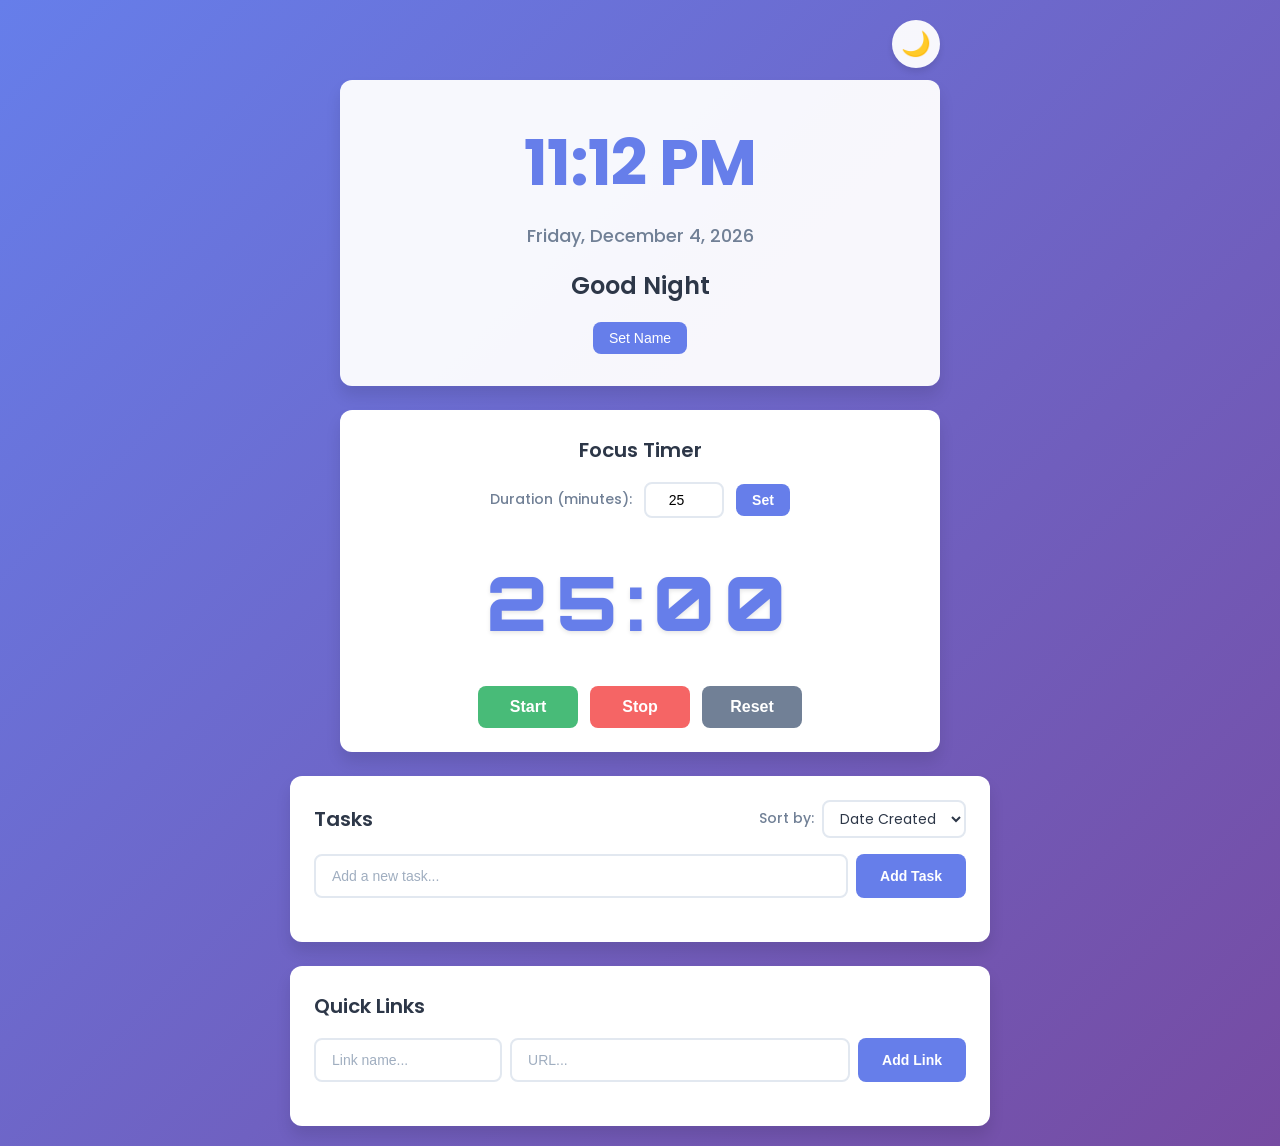
<file: index.html>
<!DOCTYPE html>
<html lang="en">
<head>
  <meta charset="UTF-8">
  <meta name="viewport" content="width=device-width, initial-scale=1.0">
  <meta name="description" content="A simple productivity dashboard with timer, tasks, and quick links">
  <title>Productivity Dashboard</title>
  <link rel="preconnect" href="https://fonts.googleapis.com">
  <link rel="preconnect" href="https://fonts.gstatic.com" crossorigin>
  <link href="https://fonts.googleapis.com/css2?family=Poppins:wght@300;400;500;600;700&family=Orbitron:wght@700;900&display=swap" rel="stylesheet">
  <link rel="stylesheet" href="css/styles.css">
</head>
<body>
  <!-- Settings Bar -->
  <div class="settings-bar">
    <button id="theme-toggle" class="theme-toggle" aria-label="Toggle theme">
      <span class="theme-icon">🌙</span>
    </button>
  </div>

  <!-- Greeting Module -->
  <section class="greeting-section">
    <div id="time-display"></div>
    <div id="date-display"></div>
    <div id="greeting-text"></div>
    <button id="name-edit-btn" class="name-edit-btn">Set Name</button>
  </section>

  <!-- Focus Timer -->
  <section class="timer-section">
    <h2>Focus Timer</h2>
    <div class="timer-settings">
      <label for="timer-duration">Duration (minutes):</label>
      <input type="number" id="timer-duration" min="1" max="120" value="25">
      <button id="timer-set-duration">Set</button>
    </div>
    <div id="timer-display">25:00</div>
    <div class="timer-controls">
      <button id="timer-start">Start</button>
      <button id="timer-stop">Stop</button>
      <button id="timer-reset">Reset</button>
    </div>
  </section>

  <!-- Task List -->
  <section class="tasks-section">
    <div class="tasks-header">
      <h2>Tasks</h2>
      <div class="task-sort-controls">
        <label for="task-sort">Sort by:</label>
        <select id="task-sort">
          <option value="created">Date Created</option>
          <option value="alphabetical">A-Z</option>
          <option value="completed">Completed</option>
        </select>
      </div>
    </div>
    <form id="task-form">
      <input 
        type="text" 
        id="task-input" 
        placeholder="Add a new task..." 
        autocomplete="off"
      >
      <button type="submit">Add Task</button>
    </form>
    <div id="task-list"></div>
  </section>

  <!-- Quick Links Panel -->
  <section class="links-section">
    <h2>Quick Links</h2>
    <form id="link-form">
      <input 
        type="text" 
        id="link-name-input" 
        placeholder="Link name..." 
        autocomplete="off"
      >
      <input 
        type="text" 
        id="link-url-input" 
        placeholder="URL..." 
        autocomplete="off"
      >
      <button type="submit">Add Link</button>
    </form>
    <div id="links-container"></div>
  </section>

  <script src="js/app.js"></script>
</body>
</html>
</file>
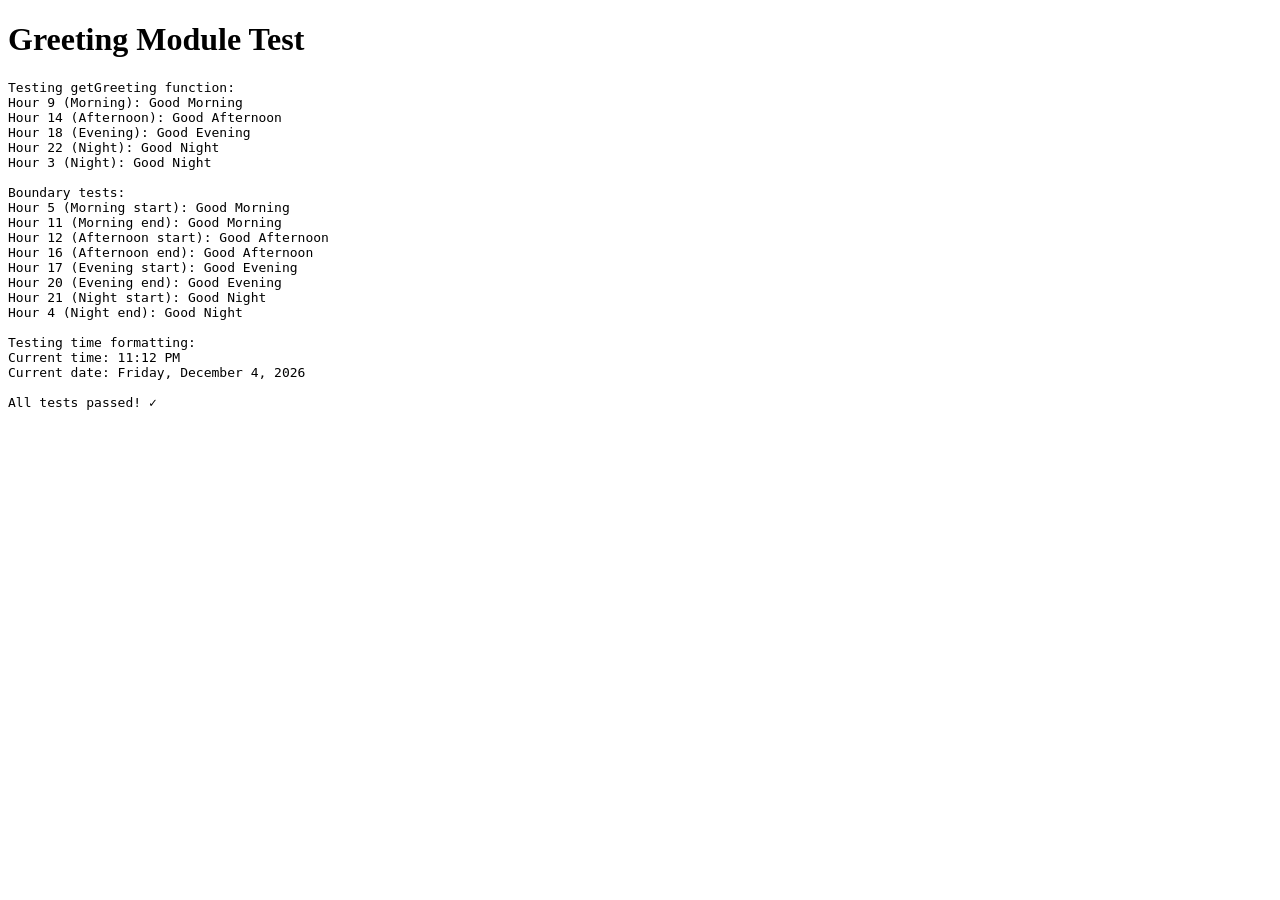
<file: test-greeting.html>
<!DOCTYPE html>
<html lang="en">
<head>
  <meta charset="UTF-8">
  <title>Greeting Module Test</title>
</head>
<body>
  <h1>Greeting Module Test</h1>
  <div id="results"></div>
  
  <script>
    // Copy the getGreeting function
    function getGreeting(hour) {
      if (hour >= 5 && hour <= 11) {
        return 'Good Morning';
      } else if (hour >= 12 && hour <= 16) {
        return 'Good Afternoon';
      } else if (hour >= 17 && hour <= 20) {
        return 'Good Evening';
      } else {
        return 'Good Night';
      }
    }
    
    // Run tests
    const results = [];
    
    // Test various hours
    results.push('Testing getGreeting function:');
    results.push('Hour 9 (Morning): ' + getGreeting(9));
    results.push('Hour 14 (Afternoon): ' + getGreeting(14));
    results.push('Hour 18 (Evening): ' + getGreeting(18));
    results.push('Hour 22 (Night): ' + getGreeting(22));
    results.push('Hour 3 (Night): ' + getGreeting(3));
    
    // Test boundary cases
    results.push('');
    results.push('Boundary tests:');
    results.push('Hour 5 (Morning start): ' + getGreeting(5));
    results.push('Hour 11 (Morning end): ' + getGreeting(11));
    results.push('Hour 12 (Afternoon start): ' + getGreeting(12));
    results.push('Hour 16 (Afternoon end): ' + getGreeting(16));
    results.push('Hour 17 (Evening start): ' + getGreeting(17));
    results.push('Hour 20 (Evening end): ' + getGreeting(20));
    results.push('Hour 21 (Night start): ' + getGreeting(21));
    results.push('Hour 4 (Night end): ' + getGreeting(4));
    
    // Test time formatting
    results.push('');
    results.push('Testing time formatting:');
    const now = new Date();
    let hours = now.getHours();
    const minutes = now.getMinutes();
    const ampm = hours >= 12 ? 'PM' : 'AM';
    hours = hours % 12;
    hours = hours ? hours : 12;
    const minutesStr = minutes < 10 ? '0' + minutes : minutes;
    const timeStr = hours + ':' + minutesStr + ' ' + ampm;
    results.push('Current time: ' + timeStr);
    
    // Test date formatting
    const days = ['Sunday', 'Monday', 'Tuesday', 'Wednesday', 'Thursday', 'Friday', 'Saturday'];
    const months = ['January', 'February', 'March', 'April', 'May', 'June', 
                    'July', 'August', 'September', 'October', 'November', 'December'];
    const dayName = days[now.getDay()];
    const monthName = months[now.getMonth()];
    const date = now.getDate();
    const year = now.getFullYear();
    const dateStr = dayName + ', ' + monthName + ' ' + date + ', ' + year;
    results.push('Current date: ' + dateStr);
    
    results.push('');
    results.push('All tests passed! ✓');
    
    // Display results
    document.getElementById('results').innerHTML = '<pre>' + results.join('\n') + '</pre>';
  </script>
</body>
</html>
</file>
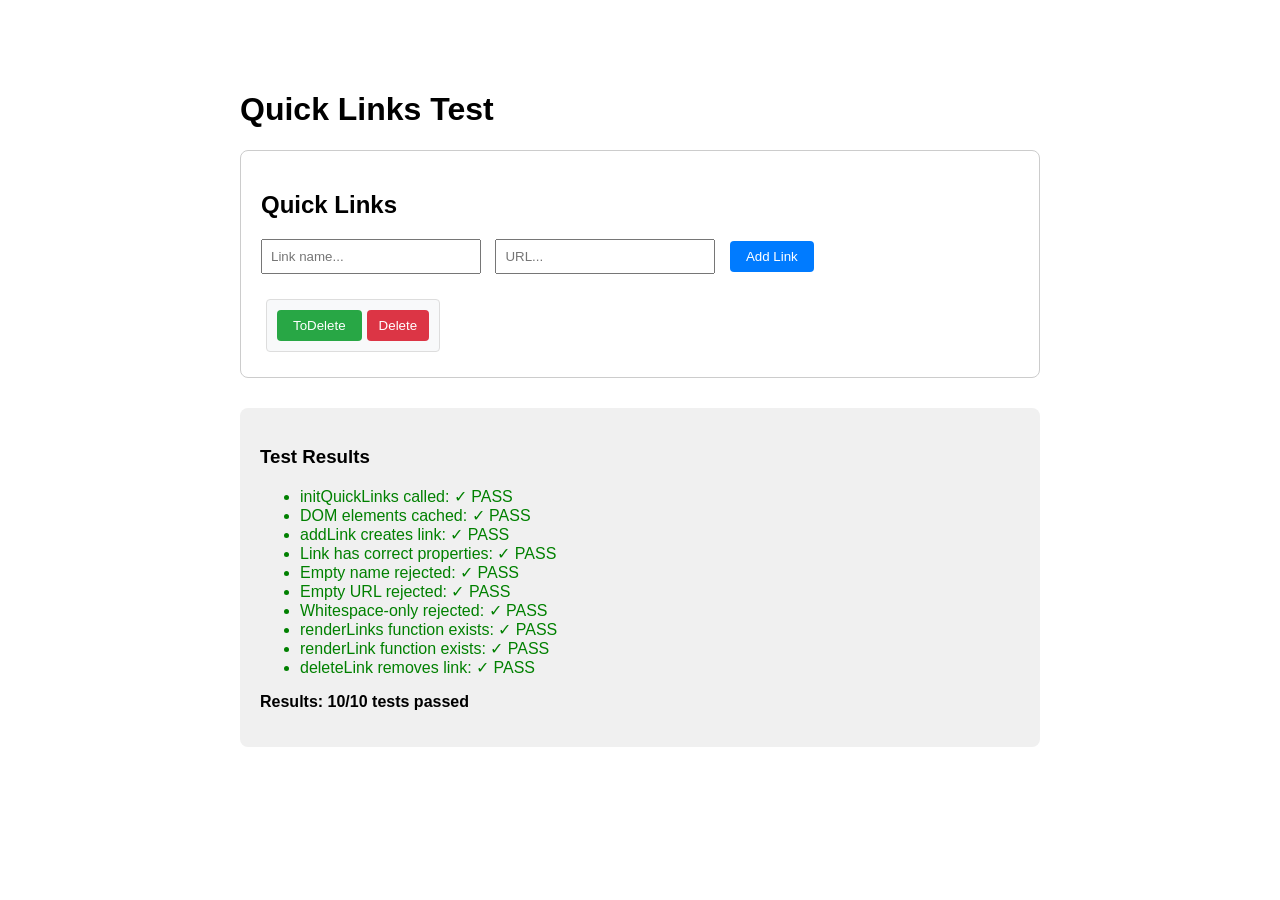
<file: test-quick-links.html>
<!DOCTYPE html>
<html lang="en">
<head>
  <meta charset="UTF-8">
  <meta name="viewport" content="width=device-width, initial-scale=1.0">
  <title>Quick Links Test</title>
  <style>
    body {
      font-family: Arial, sans-serif;
      max-width: 800px;
      margin: 50px auto;
      padding: 20px;
    }
    .links-section {
      border: 1px solid #ccc;
      padding: 20px;
      border-radius: 8px;
    }
    #link-form {
      margin-bottom: 20px;
    }
    #link-form input {
      padding: 8px;
      margin-right: 10px;
      width: 200px;
    }
    #link-form button {
      padding: 8px 16px;
      background: #007bff;
      color: white;
      border: none;
      border-radius: 4px;
      cursor: pointer;
    }
    .link-button {
      display: inline-block;
      margin: 5px;
      padding: 10px;
      border: 1px solid #ddd;
      border-radius: 4px;
      background: #f8f9fa;
    }
    .link-btn {
      padding: 8px 16px;
      background: #28a745;
      color: white;
      border: none;
      border-radius: 4px;
      cursor: pointer;
      margin-right: 5px;
    }
    .link-delete-btn {
      padding: 8px 12px;
      background: #dc3545;
      color: white;
      border: none;
      border-radius: 4px;
      cursor: pointer;
    }
    .test-results {
      margin-top: 30px;
      padding: 20px;
      background: #f0f0f0;
      border-radius: 8px;
    }
    .pass { color: green; }
    .fail { color: red; }
  </style>
</head>
<body>
  <h1>Quick Links Test</h1>
  
  <section class="links-section">
    <h2>Quick Links</h2>
    <form id="link-form">
      <input 
        type="text" 
        id="link-name-input" 
        placeholder="Link name..." 
        autocomplete="off"
      >
      <input 
        type="text" 
        id="link-url-input" 
        placeholder="URL..." 
        autocomplete="off"
      >
      <button type="submit">Add Link</button>
    </form>
    <div id="links-container"></div>
  </section>

  <div class="test-results">
    <h3>Test Results</h3>
    <div id="test-output"></div>
  </div>

  <script src="js/app.js"></script>
  <script>
    // Wait for initialization
    setTimeout(() => {
      const testOutput = document.getElementById('test-output');
      const results = [];

      // Test 1: Check if initQuickLinks was called
      results.push({
        name: 'initQuickLinks called',
        pass: typeof links !== 'undefined'
      });

      // Test 2: Check if DOM elements are cached
      results.push({
        name: 'DOM elements cached',
        pass: typeof linkNameInput !== 'undefined' && 
              typeof linkUrlInput !== 'undefined' &&
              typeof linkForm !== 'undefined' &&
              typeof linksContainer !== 'undefined'
      });

      // Test 3: Add a link programmatically
      const initialLength = links.length;
      const testLink = addLink('GitHub', 'https://github.com');
      results.push({
        name: 'addLink creates link',
        pass: testLink !== null && links.length === initialLength + 1
      });

      // Test 4: Verify link has correct properties
      results.push({
        name: 'Link has correct properties',
        pass: testLink && testLink.name === 'GitHub' && testLink.url === 'https://github.com'
      });

      // Test 5: Test empty name validation
      const emptyNameLink = addLink('', 'https://example.com');
      results.push({
        name: 'Empty name rejected',
        pass: emptyNameLink === null
      });

      // Test 6: Test empty URL validation
      const emptyUrlLink = addLink('Test', '');
      results.push({
        name: 'Empty URL rejected',
        pass: emptyUrlLink === null
      });

      // Test 7: Test whitespace-only validation
      const whitespaceLink = addLink('   ', '   ');
      results.push({
        name: 'Whitespace-only rejected',
        pass: whitespaceLink === null
      });

      // Test 8: Verify renderLinks function exists
      results.push({
        name: 'renderLinks function exists',
        pass: typeof renderLinks === 'function'
      });

      // Test 9: Verify renderLink function exists
      results.push({
        name: 'renderLink function exists',
        pass: typeof renderLink === 'function'
      });

      // Test 10: Test deleteLink
      const linkToDelete = addLink('ToDelete', 'https://delete.com');
      const lengthBeforeDelete = links.length;
      const deleted = deleteLink(linkToDelete.id);
      results.push({
        name: 'deleteLink removes link',
        pass: deleted && links.length === lengthBeforeDelete - 1
      });

      // Render results
      let html = '<ul>';
      results.forEach(result => {
        const className = result.pass ? 'pass' : 'fail';
        const status = result.pass ? '✓ PASS' : '✗ FAIL';
        html += `<li class="${className}">${result.name}: ${status}</li>`;
      });
      html += '</ul>';

      const passCount = results.filter(r => r.pass).length;
      html += `<p><strong>Results: ${passCount}/${results.length} tests passed</strong></p>`;

      testOutput.innerHTML = html;

      // Re-render to show the test link
      renderLinks(links);
    }, 500);
  </script>
</body>
</html>
</file>
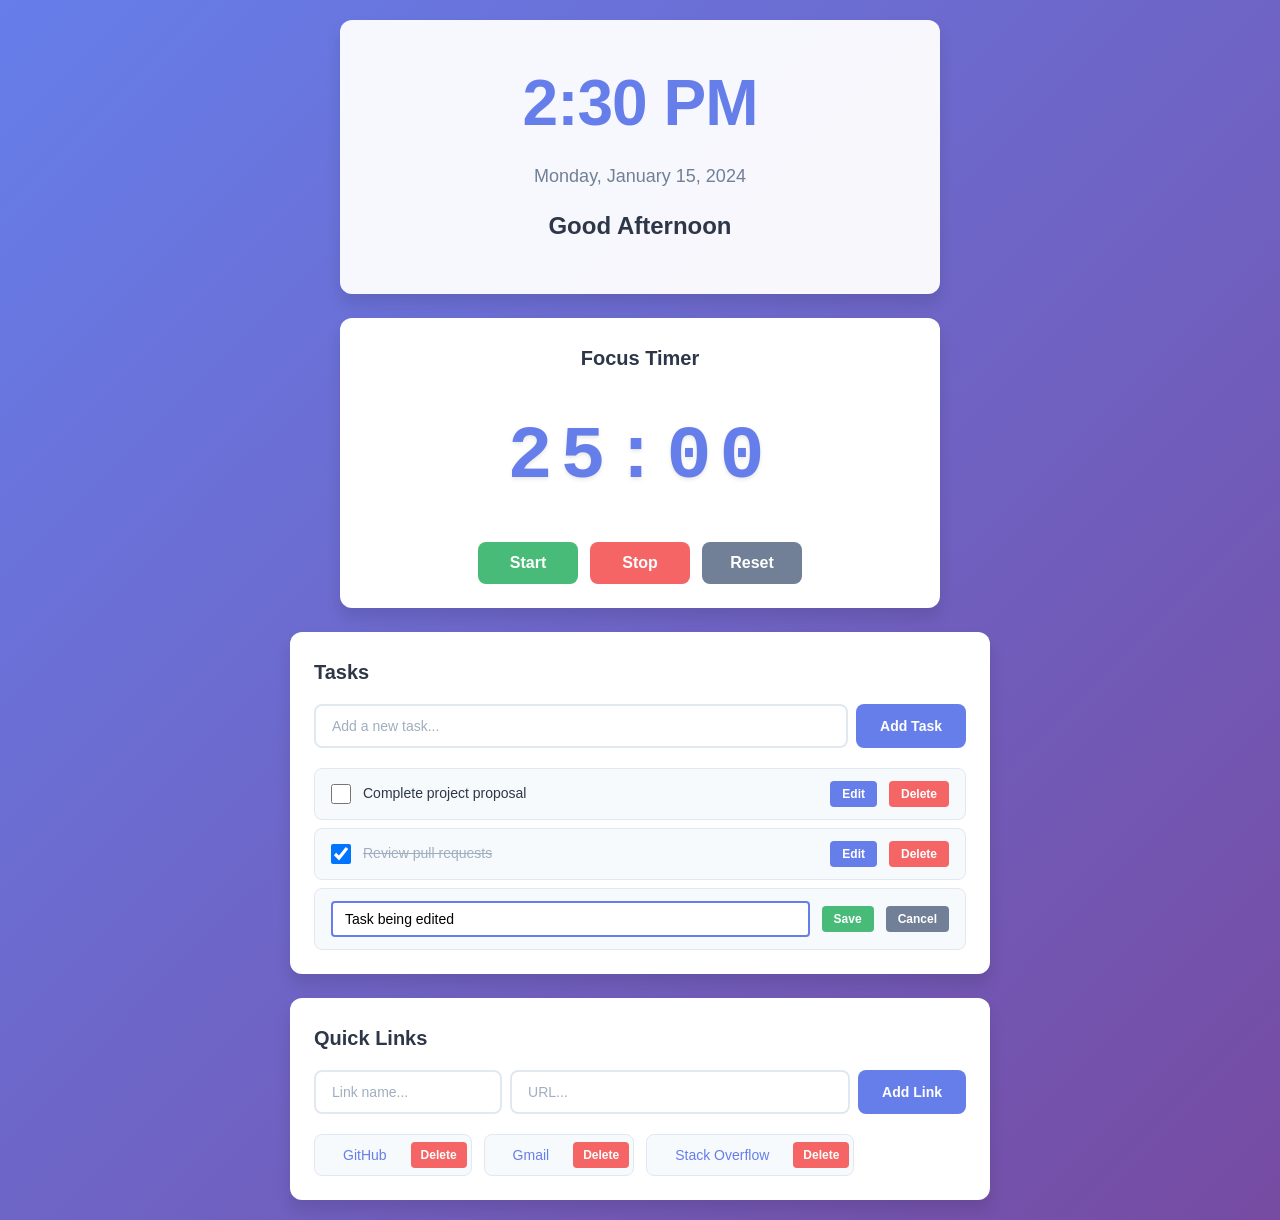
<file: test-styling.html>
<!DOCTYPE html>
<html lang="en">
<head>
  <meta charset="UTF-8">
  <meta name="viewport" content="width=device-width, initial-scale=1.0">
  <title>CSS Styling Test - Productivity Dashboard</title>
  <link rel="stylesheet" href="css/styles.css">
</head>
<body>
  <!-- Greeting Module -->
  <section class="greeting-section">
    <div id="time-display">2:30 PM</div>
    <div id="date-display">Monday, January 15, 2024</div>
    <div id="greeting-text">Good Afternoon</div>
  </section>

  <!-- Focus Timer -->
  <section class="timer-section">
    <h2>Focus Timer</h2>
    <div id="timer-display">25:00</div>
    <div class="timer-controls">
      <button id="timer-start">Start</button>
      <button id="timer-stop">Stop</button>
      <button id="timer-reset">Reset</button>
    </div>
  </section>

  <!-- Task List -->
  <section class="tasks-section">
    <h2>Tasks</h2>
    <form id="task-form">
      <input 
        type="text" 
        id="task-input" 
        placeholder="Add a new task..." 
        value=""
      >
      <button type="submit">Add Task</button>
    </form>
    <div id="task-list">
      <!-- Sample task items -->
      <div class="task-item">
        <input type="checkbox" class="task-checkbox">
        <span class="task-text">Complete project proposal</span>
        <button class="task-edit-btn">Edit</button>
        <button class="task-delete-btn">Delete</button>
      </div>
      <div class="task-item">
        <input type="checkbox" class="task-checkbox" checked>
        <span class="task-text" style="text-decoration: line-through; color: #a0aec0;">Review pull requests</span>
        <button class="task-edit-btn">Edit</button>
        <button class="task-delete-btn">Delete</button>
      </div>
      <div class="task-item">
        <input type="text" class="task-edit-input" value="Task being edited">
        <button class="task-save-btn">Save</button>
        <button class="task-cancel-btn">Cancel</button>
      </div>
    </div>
  </section>

  <!-- Quick Links Panel -->
  <section class="links-section">
    <h2>Quick Links</h2>
    <form id="link-form">
      <input 
        type="text" 
        id="link-name-input" 
        placeholder="Link name..." 
      >
      <input 
        type="text" 
        id="link-url-input" 
        placeholder="URL..." 
      >
      <button type="submit">Add Link</button>
    </form>
    <div id="links-container">
      <!-- Sample link items -->
      <div class="link-button">
        <button class="link-btn">GitHub</button>
        <button class="link-delete-btn">Delete</button>
      </div>
      <div class="link-button">
        <button class="link-btn">Gmail</button>
        <button class="link-delete-btn">Delete</button>
      </div>
      <div class="link-button">
        <button class="link-btn">Stack Overflow</button>
        <button class="link-delete-btn">Delete</button>
      </div>
    </div>
  </section>
</body>
</html>
</file>
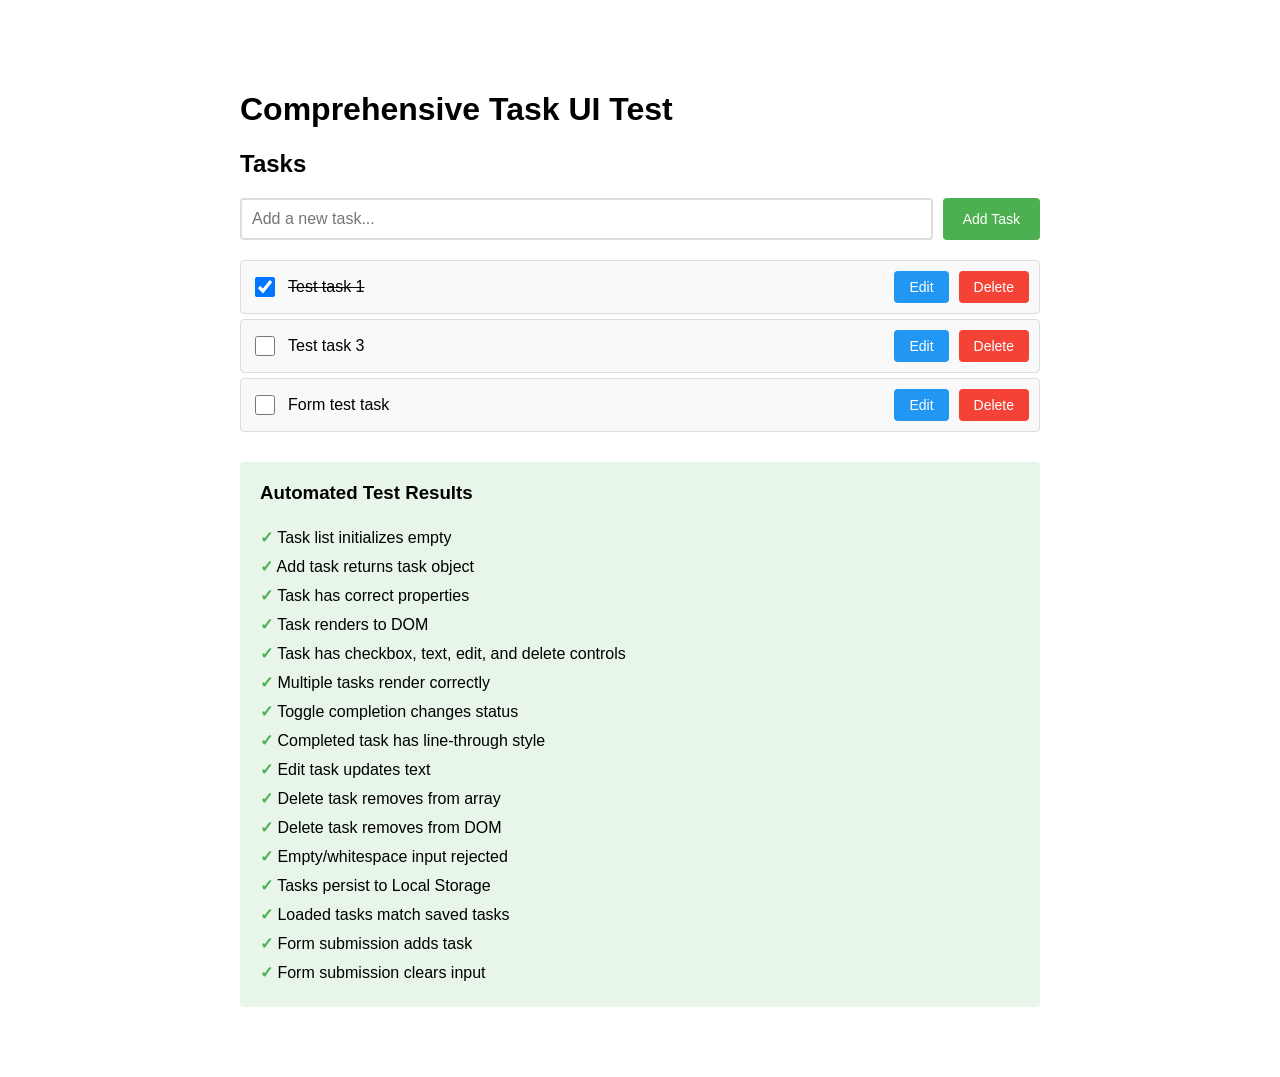
<file: test-task-ui-comprehensive.html>
<!DOCTYPE html>
<html lang="en">
<head>
  <meta charset="UTF-8">
  <meta name="viewport" content="width=device-width, initial-scale=1.0">
  <title>Comprehensive Task UI Test</title>
  <style>
    body {
      font-family: Arial, sans-serif;
      max-width: 800px;
      margin: 50px auto;
      padding: 20px;
    }
    .task-item {
      display: flex;
      align-items: center;
      gap: 10px;
      padding: 10px;
      border: 1px solid #ddd;
      margin-bottom: 5px;
      border-radius: 4px;
      background: #f9f9f9;
    }
    .task-checkbox {
      cursor: pointer;
      width: 20px;
      height: 20px;
    }
    .task-text {
      flex: 1;
      font-size: 16px;
    }
    .task-edit-input {
      flex: 1;
      padding: 8px;
      font-size: 16px;
      border: 2px solid #4CAF50;
      border-radius: 4px;
    }
    button {
      padding: 8px 15px;
      cursor: pointer;
      border: none;
      border-radius: 4px;
      font-size: 14px;
    }
    .task-edit-btn {
      background: #2196F3;
      color: white;
    }
    .task-delete-btn {
      background: #f44336;
      color: white;
    }
    .task-save-btn {
      background: #4CAF50;
      color: white;
    }
    .task-cancel-btn {
      background: #9E9E9E;
      color: white;
    }
    #task-form {
      margin-bottom: 20px;
      display: flex;
      gap: 10px;
    }
    #task-input {
      padding: 10px;
      flex: 1;
      font-size: 16px;
      border: 2px solid #ddd;
      border-radius: 4px;
    }
    #task-form button {
      background: #4CAF50;
      color: white;
      padding: 10px 20px;
    }
    .test-results {
      margin-top: 30px;
      padding: 20px;
      background: #e8f5e9;
      border-radius: 4px;
    }
    .test-results h3 {
      margin-top: 0;
    }
    .test-item {
      padding: 5px 0;
    }
    .pass {
      color: #4CAF50;
      font-weight: bold;
    }
    .fail {
      color: #f44336;
      font-weight: bold;
    }
  </style>
</head>
<body>
  <h1>Comprehensive Task UI Test</h1>
  
  <section class="tasks-section">
    <h2>Tasks</h2>
    <form id="task-form">
      <input 
        type="text" 
        id="task-input" 
        placeholder="Add a new task..." 
        autocomplete="off"
      >
      <button type="submit">Add Task</button>
    </form>
    <div id="task-list"></div>
  </section>

  <div class="test-results">
    <h3>Automated Test Results</h3>
    <div id="test-output"></div>
  </div>

  <script src="js/app.js"></script>
  
  <script>
    // Comprehensive test suite
    const testOutput = document.getElementById('test-output');
    
    function logTest(name, passed) {
      const div = document.createElement('div');
      div.className = 'test-item';
      div.innerHTML = `<span class="${passed ? 'pass' : 'fail'}">${passed ? '✓' : '✗'}</span> ${name}`;
      testOutput.appendChild(div);
    }
    
    // Wait for initialization
    setTimeout(() => {
      console.log('Running automated tests...');
      
      // Clear any existing tasks
      localStorage.removeItem('productivity-dashboard-tasks');
      tasks = [];
      renderTasks(tasks);
      
      // Test 1: Initial state
      logTest('Task list initializes empty', tasks.length === 0);
      
      // Test 2: Add task
      const task1 = addTask('Test task 1');
      logTest('Add task returns task object', task1 !== null && task1.text === 'Test task 1');
      logTest('Task has correct properties', task1.id && task1.completed === false && task1.createdAt);
      
      // Test 3: Render task
      renderTasks(tasks);
      const taskElements = document.querySelectorAll('.task-item');
      logTest('Task renders to DOM', taskElements.length === 1);
      
      // Test 4: Task has all controls
      const firstTask = taskElements[0];
      const hasCheckbox = firstTask.querySelector('.task-checkbox') !== null;
      const hasText = firstTask.querySelector('.task-text') !== null;
      const hasEdit = firstTask.querySelector('.task-edit-btn') !== null;
      const hasDelete = firstTask.querySelector('.task-delete-btn') !== null;
      logTest('Task has checkbox, text, edit, and delete controls', hasCheckbox && hasText && hasEdit && hasDelete);
      
      // Test 5: Add multiple tasks
      addTask('Test task 2');
      addTask('Test task 3');
      renderTasks(tasks);
      logTest('Multiple tasks render correctly', document.querySelectorAll('.task-item').length === 3);
      
      // Test 6: Toggle completion
      const taskId = tasks[0].id;
      toggleTaskComplete(taskId);
      logTest('Toggle completion changes status', tasks[0].completed === true);
      
      renderTasks(tasks);
      const completedTask = document.querySelector(`[data-task-id="${taskId}"] .task-text`);
      logTest('Completed task has line-through style', completedTask.style.textDecoration === 'line-through');
      
      // Test 7: Edit task
      const originalText = tasks[1].text;
      editTask(tasks[1].id, 'Updated task text');
      logTest('Edit task updates text', tasks[1].text === 'Updated task text');
      
      // Test 8: Delete task
      const beforeCount = tasks.length;
      deleteTask(tasks[2].id);
      logTest('Delete task removes from array', tasks.length === beforeCount - 1);
      
      renderTasks(tasks);
      logTest('Delete task removes from DOM', document.querySelectorAll('.task-item').length === 2);
      
      // Test 9: Empty input validation
      const emptyTask = addTask('   ');
      logTest('Empty/whitespace input rejected', emptyTask === null);
      
      // Test 10: Storage persistence
      saveTasks(tasks);
      const loadedTasks = loadTasks();
      logTest('Tasks persist to Local Storage', loadedTasks.length === tasks.length);
      logTest('Loaded tasks match saved tasks', JSON.stringify(loadedTasks) === JSON.stringify(tasks));
      
      // Test 11: Form submission
      const inputField = document.getElementById('task-input');
      inputField.value = 'Form test task';
      const form = document.getElementById('task-form');
      form.dispatchEvent(new Event('submit'));
      logTest('Form submission adds task', tasks.some(t => t.text === 'Form test task'));
      logTest('Form submission clears input', inputField.value === '');
      
      console.log('All tests completed!');
      console.log('Current tasks:', tasks);
    }, 200);
  </script>
</body>
</html>
</file>
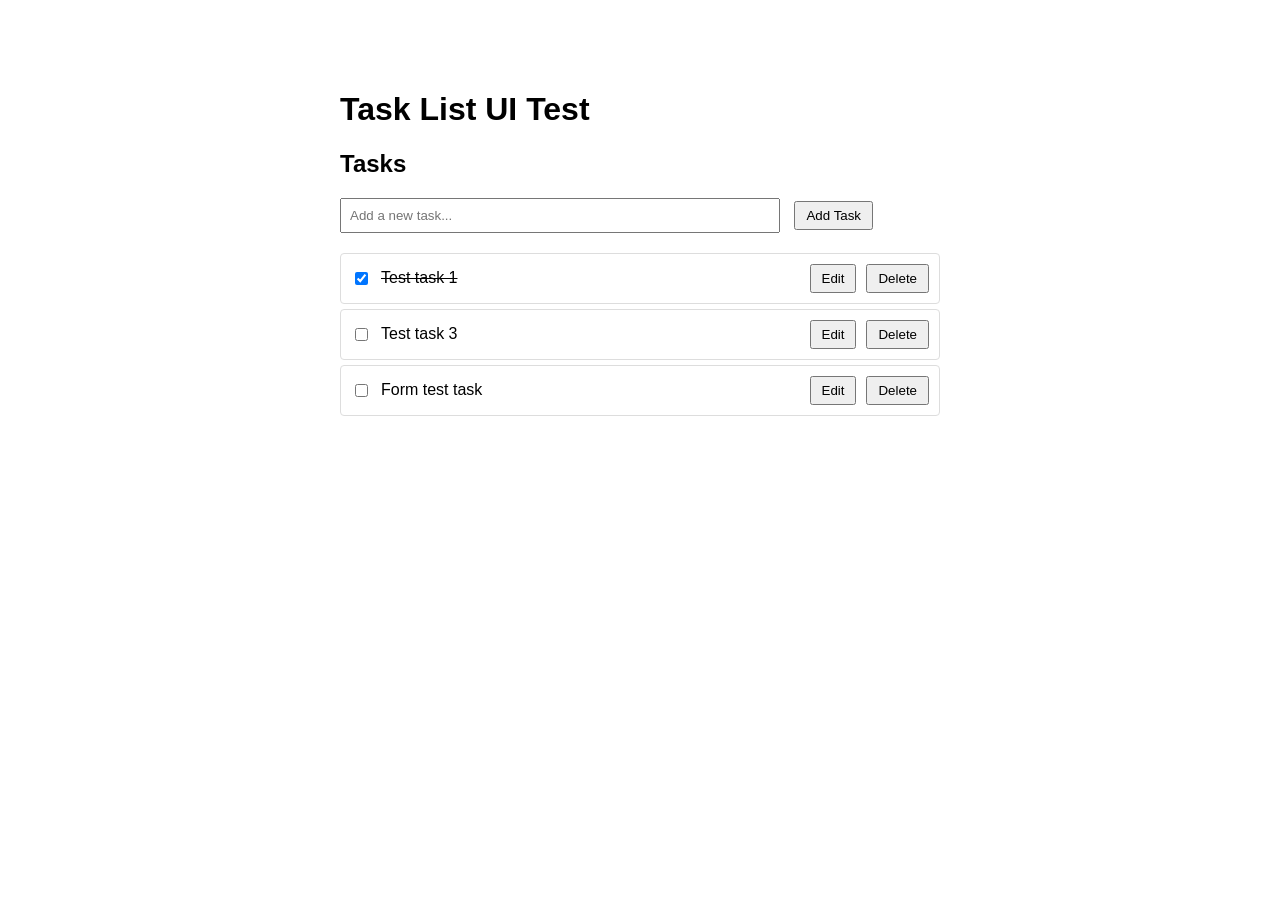
<file: test-task-ui.html>
<!DOCTYPE html>
<html lang="en">
<head>
  <meta charset="UTF-8">
  <meta name="viewport" content="width=device-width, initial-scale=1.0">
  <title>Task UI Test</title>
  <style>
    body {
      font-family: Arial, sans-serif;
      max-width: 600px;
      margin: 50px auto;
      padding: 20px;
    }
    .task-item {
      display: flex;
      align-items: center;
      gap: 10px;
      padding: 10px;
      border: 1px solid #ddd;
      margin-bottom: 5px;
      border-radius: 4px;
    }
    .task-checkbox {
      cursor: pointer;
    }
    .task-text {
      flex: 1;
    }
    .task-edit-input {
      flex: 1;
      padding: 5px;
    }
    button {
      padding: 5px 10px;
      cursor: pointer;
    }
    #task-form {
      margin-bottom: 20px;
    }
    #task-input {
      padding: 8px;
      width: 70%;
      margin-right: 10px;
    }
  </style>
</head>
<body>
  <h1>Task List UI Test</h1>
  
  <section class="tasks-section">
    <h2>Tasks</h2>
    <form id="task-form">
      <input 
        type="text" 
        id="task-input" 
        placeholder="Add a new task..." 
        autocomplete="off"
      >
      <button type="submit">Add Task</button>
    </form>
    <div id="task-list"></div>
  </section>

  <script src="js/app.js"></script>
  
  <script>
    // Test script to verify functionality
    console.log('Task UI Test loaded');
    
    // Wait for initialization
    setTimeout(() => {
      console.log('Current tasks:', tasks);
      console.log('Task list initialized:', taskList !== undefined);
    }, 100);
  </script>
</body>
</html>
</file>
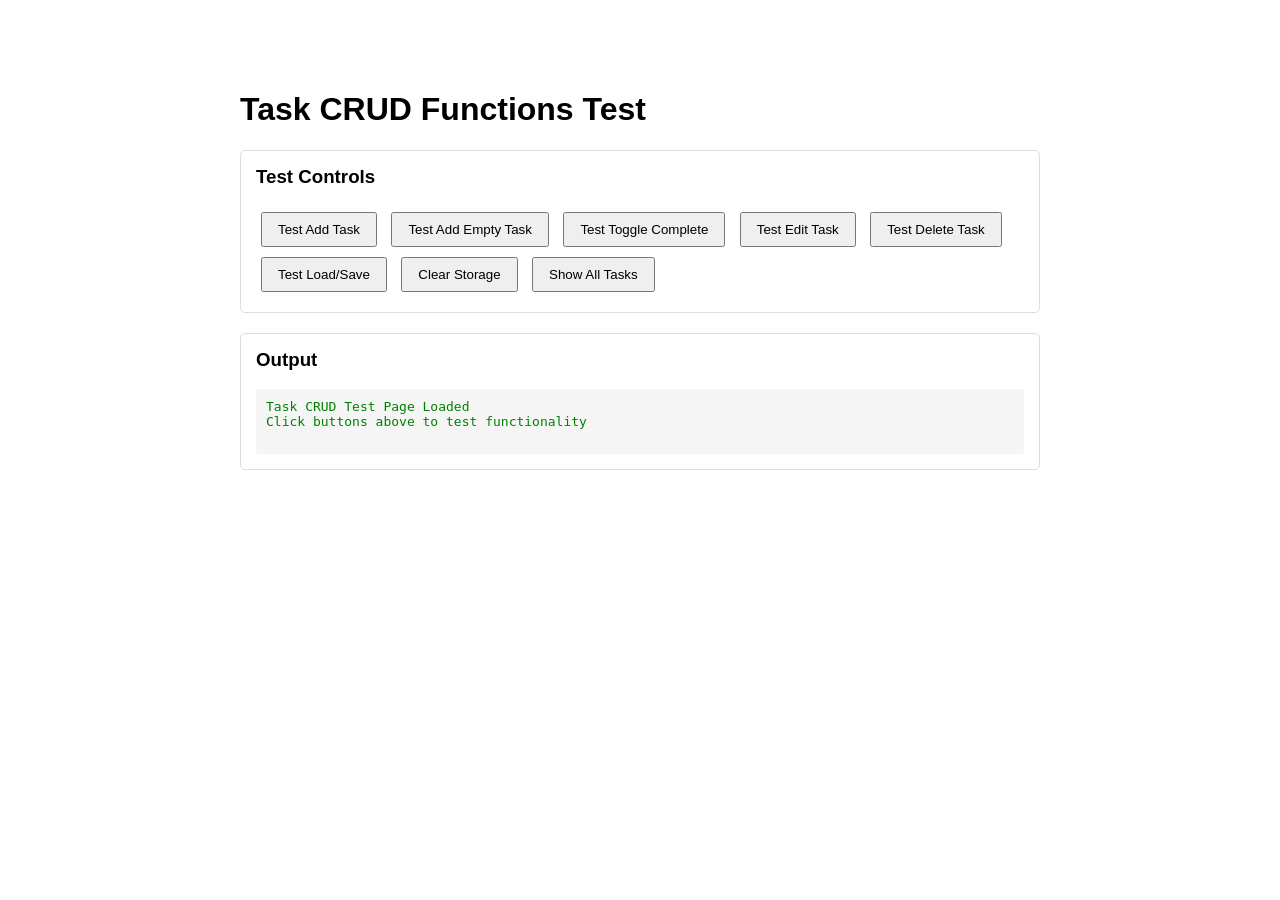
<file: test-tasks.html>
<!DOCTYPE html>
<html lang="en">
<head>
  <meta charset="UTF-8">
  <meta name="viewport" content="width=device-width, initial-scale=1.0">
  <title>Task CRUD Test</title>
  <style>
    body {
      font-family: Arial, sans-serif;
      max-width: 800px;
      margin: 50px auto;
      padding: 20px;
    }
    .test-section {
      margin: 20px 0;
      padding: 15px;
      border: 1px solid #ddd;
      border-radius: 5px;
    }
    .test-section h3 {
      margin-top: 0;
    }
    button {
      margin: 5px;
      padding: 8px 15px;
      cursor: pointer;
    }
    .success {
      color: green;
    }
    .error {
      color: red;
    }
    #output {
      background: #f5f5f5;
      padding: 10px;
      border-radius: 3px;
      margin-top: 10px;
      white-space: pre-wrap;
      font-family: monospace;
    }
  </style>
</head>
<body>
  <h1>Task CRUD Functions Test</h1>
  
  <div class="test-section">
    <h3>Test Controls</h3>
    <button onclick="testAddTask()">Test Add Task</button>
    <button onclick="testAddEmptyTask()">Test Add Empty Task</button>
    <button onclick="testToggleComplete()">Test Toggle Complete</button>
    <button onclick="testEditTask()">Test Edit Task</button>
    <button onclick="testDeleteTask()">Test Delete Task</button>
    <button onclick="testLoadSave()">Test Load/Save</button>
    <button onclick="clearStorage()">Clear Storage</button>
    <button onclick="showTasks()">Show All Tasks</button>
  </div>

  <div class="test-section">
    <h3>Output</h3>
    <div id="output"></div>
  </div>

  <script src="js/app.js"></script>
  <script>
    function log(message, isError = false) {
      const output = document.getElementById('output');
      const className = isError ? 'error' : 'success';
      output.innerHTML += `<span class="${className}">${message}</span>\n`;
    }

    function clearOutput() {
      document.getElementById('output').innerHTML = '';
    }

    function testAddTask() {
      clearOutput();
      log('=== Testing addTask() ===');
      
      // Load existing tasks
      tasks = loadTasks();
      const initialCount = tasks.length;
      log(`Initial task count: ${initialCount}`);
      
      // Add a new task
      const result = addTask('Test task from manual test');
      
      if (result) {
        log(`✓ Task created successfully`);
        log(`  ID: ${result.id}`);
        log(`  Text: ${result.text}`);
        log(`  Completed: ${result.completed}`);
        log(`  CreatedAt: ${result.createdAt}`);
        log(`  New task count: ${tasks.length}`);
      } else {
        log('✗ Failed to create task', true);
      }
    }

    function testAddEmptyTask() {
      clearOutput();
      log('=== Testing addTask() with empty string ===');
      
      tasks = loadTasks();
      const initialCount = tasks.length;
      log(`Initial task count: ${initialCount}`);
      
      // Try to add empty task
      const result = addTask('   ');
      
      if (result === null) {
        log(`✓ Correctly rejected empty task`);
        log(`  Task count unchanged: ${tasks.length}`);
      } else {
        log('✗ Should have rejected empty task', true);
      }
    }

    function testToggleComplete() {
      clearOutput();
      log('=== Testing toggleTaskComplete() ===');
      
      // Ensure we have at least one task
      tasks = loadTasks();
      if (tasks.length === 0) {
        addTask('Task for toggle test');
      }
      
      const task = tasks[0];
      log(`Task: ${task.text}`);
      log(`Initial completed status: ${task.completed}`);
      
      // Toggle once
      const result1 = toggleTaskComplete(task.id);
      log(`✓ Toggled to: ${task.completed}`);
      
      // Toggle again
      const result2 = toggleTaskComplete(task.id);
      log(`✓ Toggled to: ${task.completed}`);
      
      if (result1 && result2) {
        log('✓ Toggle operations successful');
      }
    }

    function testEditTask() {
      clearOutput();
      log('=== Testing editTask() ===');
      
      // Ensure we have at least one task
      tasks = loadTasks();
      if (tasks.length === 0) {
        addTask('Task for edit test');
      }
      
      const task = tasks[0];
      const originalText = task.text;
      const originalId = task.id;
      const originalCreatedAt = task.createdAt;
      
      log(`Original task: ${originalText}`);
      
      // Edit the task
      const newText = 'Updated task text';
      const result = editTask(task.id, newText);
      
      if (result) {
        log(`✓ Task edited successfully`);
        log(`  New text: ${task.text}`);
        log(`  ID preserved: ${task.id === originalId}`);
        log(`  CreatedAt preserved: ${task.createdAt === originalCreatedAt}`);
      } else {
        log('✗ Failed to edit task', true);
      }
      
      // Test empty edit
      const emptyResult = editTask(task.id, '   ');
      if (!emptyResult) {
        log('✓ Correctly rejected empty edit');
      }
    }

    function testDeleteTask() {
      clearOutput();
      log('=== Testing deleteTask() ===');
      
      // Ensure we have at least one task
      tasks = loadTasks();
      if (tasks.length === 0) {
        addTask('Task for delete test');
      }
      
      const initialCount = tasks.length;
      const taskToDelete = tasks[0];
      
      log(`Initial task count: ${initialCount}`);
      log(`Deleting task: ${taskToDelete.text}`);
      
      // Delete the task
      const result = deleteTask(taskToDelete.id);
      
      if (result) {
        log(`✓ Task deleted successfully`);
        log(`  New task count: ${tasks.length}`);
        log(`  Count reduced by 1: ${tasks.length === initialCount - 1}`);
        
        // Verify task is gone
        const found = tasks.find(t => t.id === taskToDelete.id);
        log(`  Task not in list: ${found === undefined}`);
      } else {
        log('✗ Failed to delete task', true);
      }
    }

    function testLoadSave() {
      clearOutput();
      log('=== Testing loadTasks() and saveTasks() ===');
      
      // Create test data
      const testTasks = [
        { id: 'task-1', text: 'Test 1', completed: false, createdAt: Date.now() },
        { id: 'task-2', text: 'Test 2', completed: true, createdAt: Date.now() + 1 }
      ];
      
      log('Saving test tasks...');
      saveTasks(testTasks);
      
      log('Loading tasks from storage...');
      const loaded = loadTasks();
      
      log(`✓ Loaded ${loaded.length} tasks`);
      log(`  Match count: ${loaded.length === testTasks.length}`);
      
      if (loaded.length > 0) {
        log(`  First task: ${loaded[0].text}`);
        log(`  Second task: ${loaded[1].text}`);
      }
      
      // Update global tasks
      tasks = loaded;
    }

    function clearStorage() {
      clearOutput();
      log('=== Clearing Local Storage ===');
      localStorage.removeItem('productivity-dashboard-tasks');
      tasks = [];
      log('✓ Storage cleared');
    }

    function showTasks() {
      clearOutput();
      log('=== Current Tasks in Storage ===');
      
      tasks = loadTasks();
      
      if (tasks.length === 0) {
        log('No tasks in storage');
      } else {
        log(`Total tasks: ${tasks.length}\n`);
        tasks.forEach((task, index) => {
          log(`Task ${index + 1}:`);
          log(`  ID: ${task.id}`);
          log(`  Text: ${task.text}`);
          log(`  Completed: ${task.completed}`);
          log(`  Created: ${new Date(task.createdAt).toLocaleString()}`);
          log('');
        });
      }
    }

    // Initialize
    log('Task CRUD Test Page Loaded');
    log('Click buttons above to test functionality\n');
  </script>
</body>
</html>
</file>
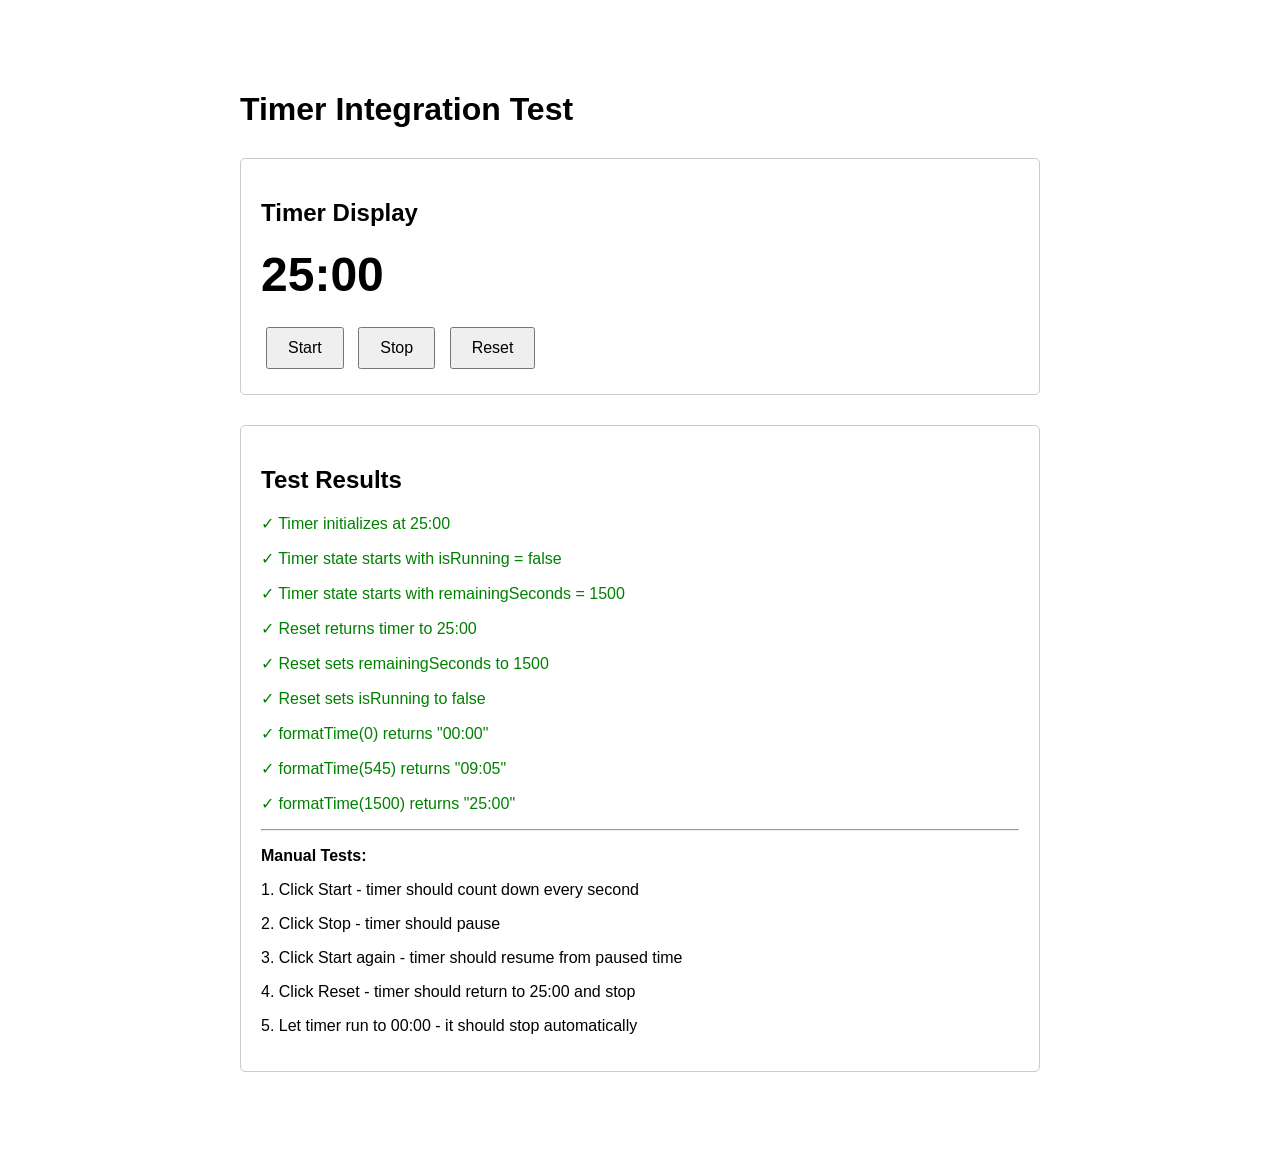
<file: test-timer-integration.html>
<!DOCTYPE html>
<html lang="en">
<head>
  <meta charset="UTF-8">
  <meta name="viewport" content="width=device-width, initial-scale=1.0">
  <title>Timer Integration Test</title>
  <style>
    body {
      font-family: Arial, sans-serif;
      max-width: 800px;
      margin: 50px auto;
      padding: 20px;
    }
    #timer-display {
      font-size: 48px;
      font-weight: bold;
      margin: 20px 0;
    }
    button {
      padding: 10px 20px;
      margin: 5px;
      font-size: 16px;
      cursor: pointer;
    }
    .test-section {
      margin: 30px 0;
      padding: 20px;
      border: 1px solid #ccc;
      border-radius: 5px;
    }
    .pass { color: green; }
    .fail { color: red; }
  </style>
</head>
<body>
  <h1>Timer Integration Test</h1>
  
  <div class="test-section">
    <h2>Timer Display</h2>
    <div id="timer-display">25:00</div>
    <div class="timer-controls">
      <button id="timer-start">Start</button>
      <button id="timer-stop">Stop</button>
      <button id="timer-reset">Reset</button>
    </div>
  </div>

  <div class="test-section">
    <h2>Test Results</h2>
    <div id="test-results"></div>
  </div>

  <script>
    // Timer state
    const timerState = {
      remainingSeconds: 1500,
      isRunning: false,
      intervalId: null
    };

    // Cache DOM element references
    let timerDisplay;
    let timerStartBtn;
    let timerStopBtn;
    let timerResetBtn;

    function formatTime(seconds) {
      const minutes = Math.floor(seconds / 60);
      const secs = seconds % 60;
      const minutesStr = minutes < 10 ? '0' + minutes : minutes;
      const secsStr = secs < 10 ? '0' + secs : secs;
      return `${minutesStr}:${secsStr}`;
    }

    function updateTimerDisplay() {
      if (timerDisplay) {
        timerDisplay.textContent = formatTime(timerState.remainingSeconds);
      }
    }

    function startTimer() {
      if (timerState.isRunning) {
        return;
      }
      
      timerState.isRunning = true;
      
      timerState.intervalId = setInterval(() => {
        if (timerState.remainingSeconds > 0) {
          timerState.remainingSeconds--;
          updateTimerDisplay();
        } else {
          stopTimer();
        }
      }, 1000);
    }

    function stopTimer() {
      timerState.isRunning = false;
      
      if (timerState.intervalId !== null) {
        clearInterval(timerState.intervalId);
        timerState.intervalId = null;
      }
    }

    function resetTimer() {
      stopTimer();
      timerState.remainingSeconds = 1500;
      updateTimerDisplay();
    }

    function initTimer() {
      timerDisplay = document.getElementById('timer-display');
      timerStartBtn = document.getElementById('timer-start');
      timerStopBtn = document.getElementById('timer-stop');
      timerResetBtn = document.getElementById('timer-reset');
      
      updateTimerDisplay();
      
      if (timerStartBtn) {
        timerStartBtn.addEventListener('click', startTimer);
      }
      
      if (timerStopBtn) {
        timerStopBtn.addEventListener('click', stopTimer);
      }
      
      if (timerResetBtn) {
        timerResetBtn.addEventListener('click', resetTimer);
      }
    }

    // Automated tests
    const testResults = document.getElementById('test-results');
    
    function logTest(description, passed) {
      const className = passed ? 'pass' : 'fail';
      const symbol = passed ? '✓' : '✗';
      testResults.innerHTML += `<p class="${className}">${symbol} ${description}</p>`;
    }

    // Initialize timer
    initTimer();

    // Run automated tests
    setTimeout(() => {
      logTest('Timer initializes at 25:00', timerDisplay.textContent === '25:00');
      logTest('Timer state starts with isRunning = false', timerState.isRunning === false);
      logTest('Timer state starts with remainingSeconds = 1500', timerState.remainingSeconds === 1500);
      
      // Test reset
      timerState.remainingSeconds = 100;
      updateTimerDisplay();
      resetTimer();
      logTest('Reset returns timer to 25:00', timerDisplay.textContent === '25:00');
      logTest('Reset sets remainingSeconds to 1500', timerState.remainingSeconds === 1500);
      logTest('Reset sets isRunning to false', timerState.isRunning === false);
      
      // Test formatTime
      logTest('formatTime(0) returns "00:00"', formatTime(0) === '00:00');
      logTest('formatTime(545) returns "09:05"', formatTime(545) === '09:05');
      logTest('formatTime(1500) returns "25:00"', formatTime(1500) === '25:00');
      
      testResults.innerHTML += '<hr><p><strong>Manual Tests:</strong></p>';
      testResults.innerHTML += '<p>1. Click Start - timer should count down every second</p>';
      testResults.innerHTML += '<p>2. Click Stop - timer should pause</p>';
      testResults.innerHTML += '<p>3. Click Start again - timer should resume from paused time</p>';
      testResults.innerHTML += '<p>4. Click Reset - timer should return to 25:00 and stop</p>';
      testResults.innerHTML += '<p>5. Let timer run to 00:00 - it should stop automatically</p>';
    }, 100);
  </script>
</body>
</html>
</file>
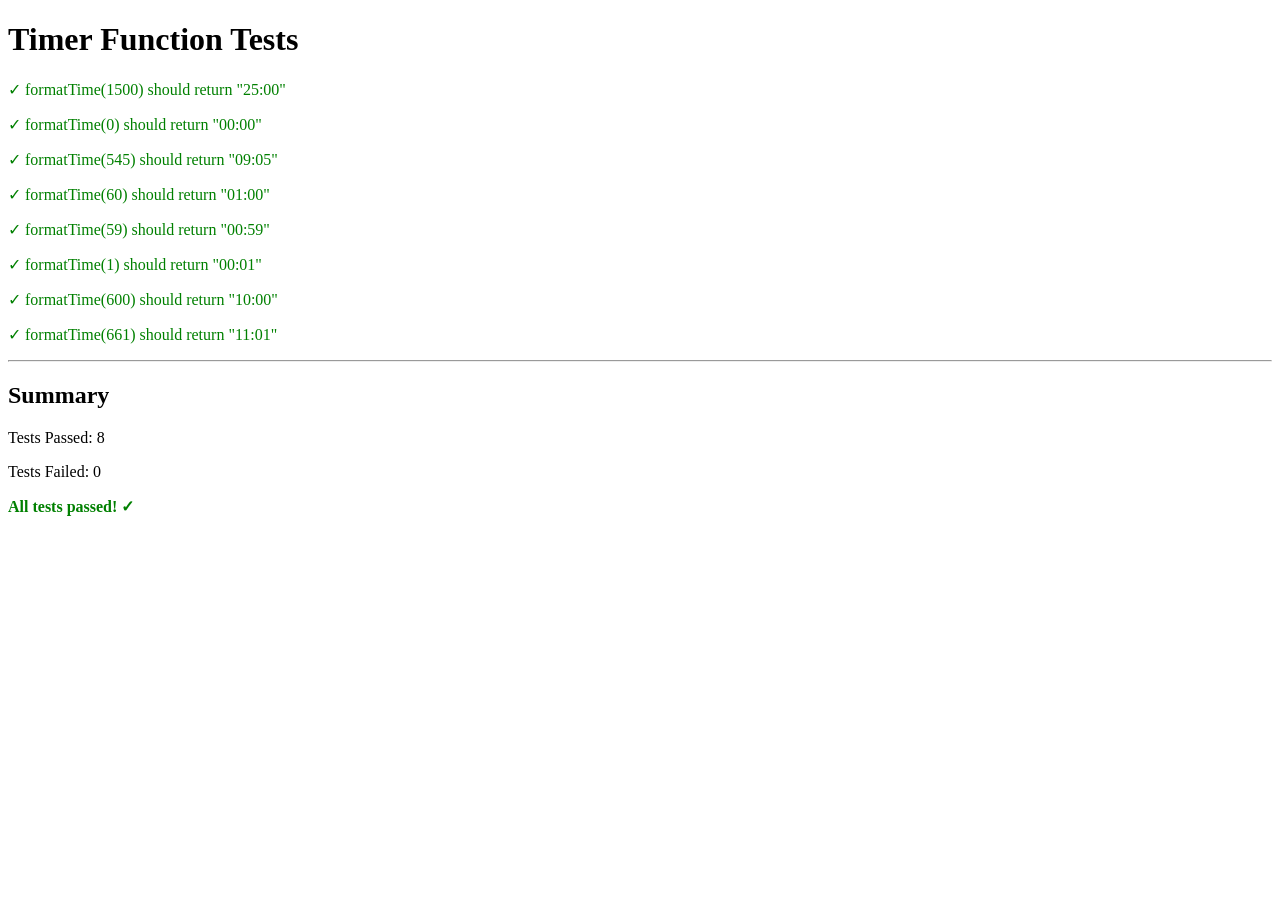
<file: test-timer.html>
<!DOCTYPE html>
<html lang="en">
<head>
  <meta charset="UTF-8">
  <meta name="viewport" content="width=device-width, initial-scale=1.0">
  <title>Timer Function Tests</title>
</head>
<body>
  <h1>Timer Function Tests</h1>
  <div id="test-results"></div>

  <script>
    // Import timer functions (copy from app.js for testing)
    function formatTime(seconds) {
      const minutes = Math.floor(seconds / 60);
      const secs = seconds % 60;
      const minutesStr = minutes < 10 ? '0' + minutes : minutes;
      const secsStr = secs < 10 ? '0' + secs : secs;
      return `${minutesStr}:${secsStr}`;
    }

    // Test results container
    const results = document.getElementById('test-results');
    let testsPassed = 0;
    let testsFailed = 0;

    function test(description, actual, expected) {
      const passed = actual === expected;
      if (passed) {
        testsPassed++;
        results.innerHTML += `<p style="color: green;">✓ ${description}</p>`;
      } else {
        testsFailed++;
        results.innerHTML += `<p style="color: red;">✗ ${description}<br>Expected: ${expected}<br>Got: ${actual}</p>`;
      }
    }

    // Run tests
    console.log('Running timer tests...');

    // Test formatTime function
    test('formatTime(1500) should return "25:00"', formatTime(1500), '25:00');
    test('formatTime(0) should return "00:00"', formatTime(0), '00:00');
    test('formatTime(545) should return "09:05"', formatTime(545), '09:05');
    test('formatTime(60) should return "01:00"', formatTime(60), '01:00');
    test('formatTime(59) should return "00:59"', formatTime(59), '00:59');
    test('formatTime(1) should return "00:01"', formatTime(1), '00:01');
    test('formatTime(600) should return "10:00"', formatTime(600), '10:00');
    test('formatTime(661) should return "11:01"', formatTime(661), '11:01');

    // Display summary
    results.innerHTML += `<hr><h2>Summary</h2>`;
    results.innerHTML += `<p>Tests Passed: ${testsPassed}</p>`;
    results.innerHTML += `<p>Tests Failed: ${testsFailed}</p>`;
    
    if (testsFailed === 0) {
      results.innerHTML += `<p style="color: green; font-weight: bold;">All tests passed! ✓</p>`;
    } else {
      results.innerHTML += `<p style="color: red; font-weight: bold;">Some tests failed! ✗</p>`;
    }
  </script>
</body>
</html>
</file>
<file: css/styles.css>
/* Productivity Dashboard Styles */

/* ===== Base Styles and Layout (Subtask 11.1) ===== */

/* Reset and Base Styles */
* {
  margin: 0;
  padding: 0;
  box-sizing: border-box;
}

body {
  font-family: 'Poppins', -apple-system, BlinkMacSystemFont, 'Segoe UI', Roboto, Oxygen, Ubuntu, Cantarell, sans-serif;
  font-size: 16px;
  line-height: 1.6;
  color: #333;
  background: linear-gradient(135deg, #667eea 0%, #764ba2 100%);
  min-height: 100vh;
  padding: 20px;
  transition: background 0.3s ease, color 0.3s ease;
}

/* Dark Theme */
body[data-theme="dark"] {
  background: linear-gradient(135deg, #1a202c 0%, #2d3748 100%);
  color: #e2e8f0;
}

body[data-theme="dark"] section {
  background: #2d3748;
  color: #e2e8f0;
}

body[data-theme="dark"] section h2 {
  color: #e2e8f0;
}

body[data-theme="dark"] input {
  background-color: #1a202c;
  color: #e2e8f0;
  border-color: #4a5568;
}

body[data-theme="dark"] input::placeholder {
  color: #718096;
}

body[data-theme="dark"] select {
  background-color: #1a202c;
  color: #e2e8f0;
  border-color: #4a5568;
}

body[data-theme="dark"] .task-item,
body[data-theme="dark"] .link-button {
  background-color: #1a202c;
  border-color: #4a5568;
}

body[data-theme="dark"] .task-item:hover,
body[data-theme="dark"] .link-button:hover {
  background-color: #374151;
}

body[data-theme="dark"] .task-text {
  color: #e2e8f0;
}

body[data-theme="dark"] .link-btn {
  color: #90cdf4;
}

body[data-theme="dark"] .link-btn:hover {
  color: #63b3ed;
}

/* Color Scheme Variables */
:root {
  --primary-color: #667eea;
  --primary-dark: #5568d3;
  --secondary-color: #764ba2;
  --success-color: #48bb78;
  --danger-color: #f56565;
  --text-primary: #2d3748;
  --text-secondary: #718096;
  --text-light: #a0aec0;
  --bg-white: #ffffff;
  --bg-light: #f7fafc;
  --border-color: #e2e8f0;
  --shadow-sm: 0 1px 3px rgba(0, 0, 0, 0.1);
  --shadow-md: 0 4px 6px rgba(0, 0, 0, 0.1);
  --shadow-lg: 0 10px 15px rgba(0, 0, 0, 0.1);
  --radius-sm: 4px;
  --radius-md: 8px;
  --radius-lg: 12px;
}

/* Settings Bar */
.settings-bar {
  width: 100%;
  max-width: 600px;
  display: flex;
  justify-content: flex-end;
  margin-bottom: -12px;
}

.theme-toggle {
  background: rgba(255, 255, 255, 0.95);
  border: none;
  border-radius: 50%;
  width: 48px;
  height: 48px;
  cursor: pointer;
  display: flex;
  align-items: center;
  justify-content: center;
  font-size: 24px;
  box-shadow: var(--shadow-md);
  transition: all 0.3s ease;
}

.theme-toggle:hover {
  transform: scale(1.1) rotate(15deg);
  box-shadow: var(--shadow-lg);
}

.theme-toggle:active {
  transform: scale(0.95);
}

body[data-theme="dark"] .theme-toggle {
  background: #4a5568;
}

/* Main Container Layout */
body {
  display: flex;
  flex-direction: column;
  align-items: center;
  gap: 24px;
  max-width: 1200px;
  margin: 0 auto;
}

/* Section Base Styles */
section {
  background: var(--bg-white);
  border-radius: var(--radius-lg);
  padding: 24px;
  box-shadow: var(--shadow-lg);
  width: 100%;
  max-width: 600px;
}

section h2 {
  font-size: 20px;
  font-weight: 600;
  color: var(--text-primary);
  margin-bottom: 16px;
}

/* ===== Greeting Module Styles (Subtask 11.1) ===== */

.greeting-section {
  text-align: center;
  padding: 32px 24px;
  background: rgba(255, 255, 255, 0.95);
  position: relative;
}

body[data-theme="dark"] .greeting-section {
  background: #2d3748;
}

#time-display {
  font-size: 64px;
  font-weight: 700;
  color: var(--primary-color);
  margin-bottom: 8px;
  letter-spacing: -1px;
}

#date-display {
  font-size: 18px;
  color: var(--text-secondary);
  margin-bottom: 16px;
  font-weight: 500;
}

body[data-theme="dark"] #date-display {
  color: #a0aec0;
}

#greeting-text {
  font-size: 24px;
  color: var(--text-primary);
  font-weight: 600;
  margin-bottom: 16px;
}

body[data-theme="dark"] #greeting-text {
  color: #e2e8f0;
}

.name-edit-btn {
  padding: 8px 16px;
  font-size: 14px;
  font-weight: 500;
  background-color: var(--primary-color);
  color: white;
  border: none;
  border-radius: var(--radius-md);
  cursor: pointer;
  transition: all 0.2s ease;
}

.name-edit-btn:hover {
  background-color: var(--primary-dark);
  transform: translateY(-2px);
  box-shadow: var(--shadow-md);
}

.name-edit-btn:active {
  transform: translateY(0);
}

/* ===== Focus Timer Styles (Subtask 11.2) ===== */

.timer-section {
  text-align: center;
}

.timer-settings {
  display: flex;
  align-items: center;
  justify-content: center;
  gap: 12px;
  margin-bottom: 16px;
  flex-wrap: wrap;
}

.timer-settings label {
  font-size: 14px;
  font-weight: 500;
  color: var(--text-secondary);
}

body[data-theme="dark"] .timer-settings label {
  color: #a0aec0;
}

#timer-duration {
  width: 80px;
  padding: 8px 12px;
  font-size: 14px;
  border: 2px solid var(--border-color);
  border-radius: var(--radius-md);
  outline: none;
  text-align: center;
}

#timer-duration:focus {
  border-color: var(--primary-color);
}

#timer-set-duration {
  padding: 8px 16px;
  font-size: 14px;
  font-weight: 600;
  background-color: var(--primary-color);
  color: white;
  border: none;
  border-radius: var(--radius-md);
  cursor: pointer;
  transition: all 0.2s ease;
}

#timer-set-duration:hover {
  background-color: var(--primary-dark);
  transform: translateY(-2px);
  box-shadow: var(--shadow-md);
}

#timer-set-duration:active {
  transform: translateY(0);
}

#timer-display {
  font-size: 75px;
  font-weight: 900;
  color: var(--primary-color);
  margin: 24px 0;
  font-family: 'Orbitron', monospace;
  letter-spacing: 8px;
  text-shadow: 0 2px 4px rgba(0, 0, 0, 0.1);
}

.timer-controls {
  display: flex;
  gap: 12px;
  justify-content: center;
  flex-wrap: wrap;
}

.timer-controls button {
  padding: 12px 24px;
  font-size: 16px;
  font-weight: 600;
  border: none;
  border-radius: var(--radius-md);
  cursor: pointer;
  transition: all 0.2s ease;
  min-width: 100px;
}

#timer-start {
  background-color: var(--success-color);
  color: white;
}

#timer-start:hover {
  background-color: #38a169;
  transform: translateY(-2px);
  box-shadow: var(--shadow-md);
}

#timer-start:active {
  transform: translateY(0);
  box-shadow: var(--shadow-sm);
}

#timer-stop {
  background-color: var(--danger-color);
  color: white;
}

#timer-stop:hover {
  background-color: #e53e3e;
  transform: translateY(-2px);
  box-shadow: var(--shadow-md);
}

#timer-stop:active {
  transform: translateY(0);
  box-shadow: var(--shadow-sm);
}

#timer-reset {
  background-color: var(--text-secondary);
  color: white;
}

#timer-reset:hover {
  background-color: #4a5568;
  transform: translateY(-2px);
  box-shadow: var(--shadow-md);
}

#timer-reset:active {
  transform: translateY(0);
  box-shadow: var(--shadow-sm);
}

/* ===== Task List Styles (Subtask 11.3) ===== */

.tasks-section {
  max-width: 700px;
}

.tasks-header {
  display: flex;
  justify-content: space-between;
  align-items: center;
  margin-bottom: 16px;
  flex-wrap: wrap;
  gap: 12px;
}

.tasks-header h2 {
  margin-bottom: 0;
}

.task-sort-controls {
  display: flex;
  align-items: center;
  gap: 8px;
}

.task-sort-controls label {
  font-size: 14px;
  font-weight: 500;
  color: var(--text-secondary);
}

body[data-theme="dark"] .task-sort-controls label {
  color: #a0aec0;
}

#task-sort {
  padding: 6px 12px;
  font-size: 14px;
  border: 2px solid var(--border-color);
  border-radius: var(--radius-md);
  outline: none;
  cursor: pointer;
  background-color: white;
  color: var(--text-primary);
  font-family: 'Poppins', sans-serif;
  transition: border-color 0.2s ease;
}

#task-sort:focus {
  border-color: var(--primary-color);
}

body[data-theme="dark"] #task-sort {
  background-color: #1a202c;
  color: #e2e8f0;
  border-color: #4a5568;
}

#task-form {
  display: flex;
  gap: 8px;
  margin-bottom: 20px;
}

#task-input {
  flex: 1;
  padding: 12px 16px;
  font-size: 14px;
  border: 2px solid var(--border-color);
  border-radius: var(--radius-md);
  outline: none;
  transition: border-color 0.2s ease;
}

#task-input:focus {
  border-color: var(--primary-color);
}

#task-input::placeholder {
  color: var(--text-light);
}

#task-form button {
  padding: 12px 24px;
  font-size: 14px;
  font-weight: 600;
  background-color: var(--primary-color);
  color: white;
  border: none;
  border-radius: var(--radius-md);
  cursor: pointer;
  transition: all 0.2s ease;
  white-space: nowrap;
}

#task-form button:hover {
  background-color: var(--primary-dark);
  transform: translateY(-2px);
  box-shadow: var(--shadow-md);
}

#task-form button:active {
  transform: translateY(0);
  box-shadow: var(--shadow-sm);
}

#task-list {
  display: flex;
  flex-direction: column;
  gap: 8px;
}

.task-item {
  display: flex;
  align-items: center;
  gap: 12px;
  padding: 12px 16px;
  background-color: var(--bg-light);
  border: 1px solid var(--border-color);
  border-radius: var(--radius-md);
  transition: all 0.2s ease;
}

.task-item:hover {
  background-color: #edf2f7;
  box-shadow: var(--shadow-sm);
}

.task-checkbox {
  width: 20px;
  height: 20px;
  cursor: pointer;
  flex-shrink: 0;
}

.task-text {
  flex: 1;
  font-size: 14px;
  color: var(--text-primary);
  word-break: break-word;
}

.task-item.completed .task-text {
  text-decoration: line-through;
  color: var(--text-light);
}

.task-edit-input {
  flex: 1;
  padding: 8px 12px;
  font-size: 14px;
  border: 2px solid var(--primary-color);
  border-radius: var(--radius-sm);
  outline: none;
}

.task-controls {
  display: flex;
  gap: 8px;
  flex-shrink: 0;
}

.task-edit-btn,
.task-delete-btn,
.task-save-btn,
.task-cancel-btn {
  padding: 6px 12px;
  font-size: 12px;
  font-weight: 600;
  border: none;
  border-radius: var(--radius-sm);
  cursor: pointer;
  transition: all 0.2s ease;
}

.task-edit-btn {
  background-color: var(--primary-color);
  color: white;
}

.task-edit-btn:hover {
  background-color: var(--primary-dark);
  transform: translateY(-1px);
}

.task-delete-btn {
  background-color: var(--danger-color);
  color: white;
}

.task-delete-btn:hover {
  background-color: #e53e3e;
  transform: translateY(-1px);
}

.task-save-btn {
  background-color: var(--success-color);
  color: white;
}

.task-save-btn:hover {
  background-color: #38a169;
  transform: translateY(-1px);
}

.task-cancel-btn {
  background-color: var(--text-secondary);
  color: white;
}

.task-cancel-btn:hover {
  background-color: #4a5568;
  transform: translateY(-1px);
}

/* ===== Quick Links Panel Styles (Subtask 11.4) ===== */

.links-section {
  max-width: 700px;
}

#link-form {
  display: flex;
  gap: 8px;
  margin-bottom: 20px;
  flex-wrap: wrap;
}

#link-name-input,
#link-url-input {
  padding: 12px 16px;
  font-size: 14px;
  border: 2px solid var(--border-color);
  border-radius: var(--radius-md);
  outline: none;
  transition: border-color 0.2s ease;
}

#link-name-input {
  flex: 1;
  min-width: 150px;
}

#link-url-input {
  flex: 2;
  min-width: 200px;
}

#link-name-input:focus,
#link-url-input:focus {
  border-color: var(--primary-color);
}

#link-name-input::placeholder,
#link-url-input::placeholder {
  color: var(--text-light);
}

#link-form button {
  padding: 12px 24px;
  font-size: 14px;
  font-weight: 600;
  background-color: var(--primary-color);
  color: white;
  border: none;
  border-radius: var(--radius-md);
  cursor: pointer;
  transition: all 0.2s ease;
  white-space: nowrap;
}

#link-form button:hover {
  background-color: var(--primary-dark);
  transform: translateY(-2px);
  box-shadow: var(--shadow-md);
}

#link-form button:active {
  transform: translateY(0);
  box-shadow: var(--shadow-sm);
}

#links-container {
  display: flex;
  flex-wrap: wrap;
  gap: 12px;
}

.link-button {
  display: flex;
  align-items: center;
  gap: 8px;
  background-color: var(--bg-light);
  border: 1px solid var(--border-color);
  border-radius: var(--radius-md);
  padding: 4px 4px 4px 12px;
  transition: all 0.2s ease;
}

.link-button:hover {
  background-color: #edf2f7;
  box-shadow: var(--shadow-sm);
}

.link-btn {
  padding: 8px 16px;
  font-size: 14px;
  font-weight: 500;
  color: var(--primary-color);
  background: none;
  border: none;
  cursor: pointer;
  transition: color 0.2s ease;
  text-decoration: none;
}

.link-btn:hover {
  color: var(--primary-dark);
  text-decoration: underline;
}

.link-delete-btn {
  padding: 6px 10px;
  font-size: 12px;
  font-weight: 600;
  background-color: var(--danger-color);
  color: white;
  border: none;
  border-radius: var(--radius-sm);
  cursor: pointer;
  transition: all 0.2s ease;
}

.link-delete-btn:hover {
  background-color: #e53e3e;
  transform: translateY(-1px);
}

.link-delete-btn:active {
  transform: translateY(0);
}

/* ===== Responsive Design ===== */

@media (max-width: 768px) {
  body {
    padding: 12px;
    gap: 16px;
  }

  section {
    padding: 20px;
  }

  #time-display {
    font-size: 36px;
  }

  #date-display {
    font-size: 16px;
  }

  #greeting-text {
    font-size: 20px;
  }

  #timer-display {
    font-size: 48px;
  }

  .timer-controls button {
    min-width: 80px;
    padding: 10px 16px;
    font-size: 14px;
  }

  #task-form,
  #link-form {
    flex-direction: column;
  }

  #task-form button,
  #link-form button {
    width: 100%;
  }

  #link-name-input,
  #link-url-input {
    width: 100%;
    min-width: unset;
  }
}

@media (max-width: 480px) {
  #time-display {
    font-size: 32px;
  }

  #timer-display {
    font-size: 40px;
    letter-spacing: 2px;
  }

  section h2 {
    font-size: 18px;
  }
}
</file>
